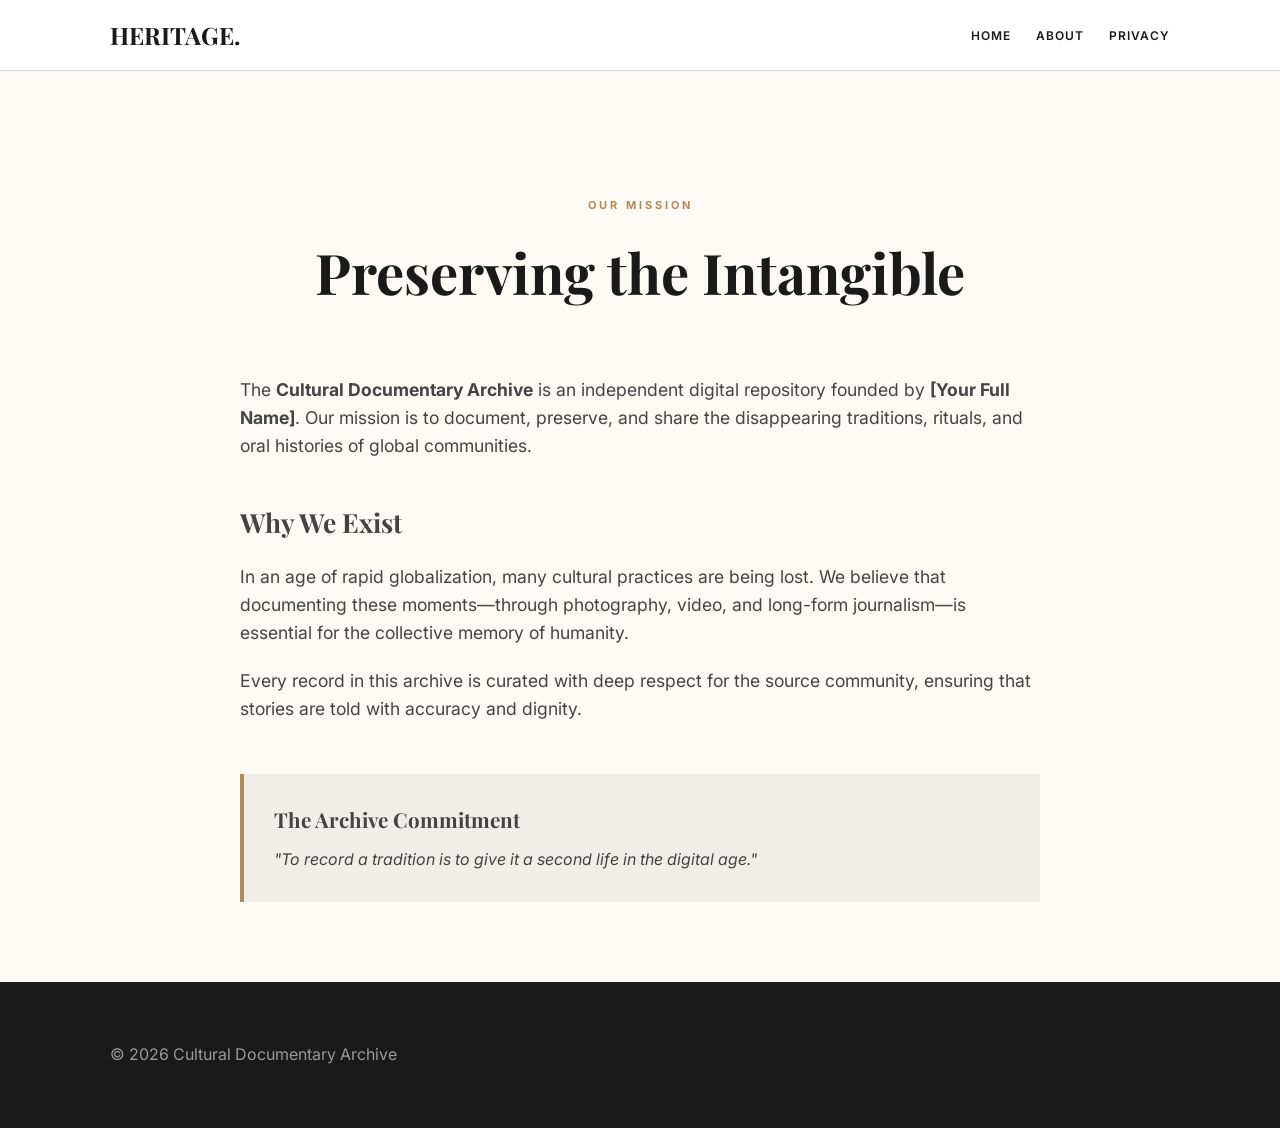
<file: about.html>
<!DOCTYPE html>
<html lang="en">
<head>
    <meta charset="UTF-8">
    <meta name="viewport" content="width=device-width, initial-scale=1.0">
    <title>About the Curator | Cultural Documentary Archive</title>
    <link rel="stylesheet" href="style.css">
    <link href="https://fonts.googleapis.com/css2?family=Playfair+Display:wght@700&family=Inter:wght@400;600&display=swap" rel="stylesheet">
</head>
<body>
    <header class="site-header">
        <nav class="container nav-wrapper">
            <div class="logo">HERITAGE<span>.</span></div>
            <ul class="nav-links">
                <li><a href="index.html">Home</a></li>
                <li><a href="about.html">About</a></li>
                <li><a href="privacy.html">Privacy</a></li>
            </ul>
        </nav>
    </header>

    <main class="container">
        <article class="static-content" style="max-width: 800px; margin: 60px auto;">
            <header class="post-header">
                <span class="category-tag">Our Mission</span>
                <h1 style="font-size: 3.5rem; margin-top: 10px;">Preserving the Intangible</h1>
            </header>

            <div class="content-body" style="font-size: 1.1rem; color: #444;">
                <p>The <strong>Cultural Documentary Archive</strong> is an independent digital repository founded by <strong>[Your Full Name]</strong>. Our mission is to document, preserve, and share the disappearing traditions, rituals, and oral histories of global communities.</p>
                
                <h2 style="font-family: 'Playfair Display', serif; margin: 40px 0 20px;">Why We Exist</h2>
                <p>In an age of rapid globalization, many cultural practices are being lost. We believe that documenting these moments—through photography, video, and long-form journalism—is essential for the collective memory of humanity.</p>
                
                <p style="margin-top: 20px;">Every record in this archive is curated with deep respect for the source community, ensuring that stories are told with accuracy and dignity.</p>
                
                <div style="background: #f1ede8; padding: 30px; margin-top: 50px; border-left: 4px solid var(--accent);">
                    <h3 style="font-family: 'Playfair Display', serif; margin-bottom: 10px;">The Archive Commitment</h3>
                    <p style="font-style: italic; font-size: 1rem;">"To record a tradition is to give it a second life in the digital age."</p>
                </div>
            </div>
        </article>
    </main>

    <footer>
        <div class="container">
            <p>&copy; 2026 Cultural Documentary Archive</p>
        </div>
    </footer>
</body>
</html>
</file>
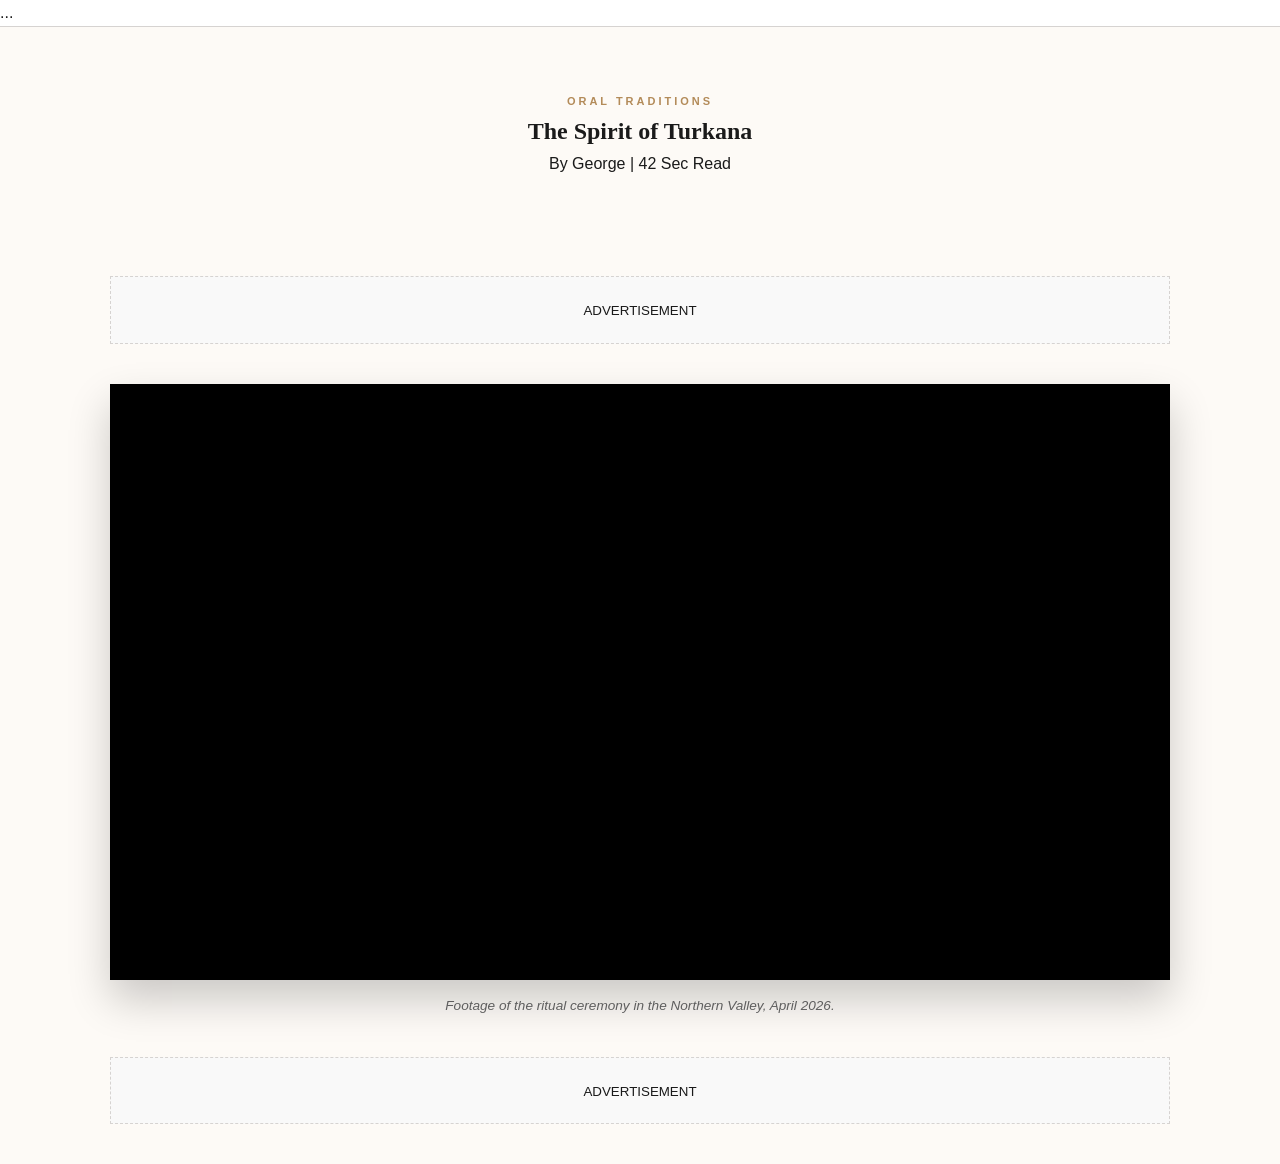
<file: article.html>
<!DOCTYPE html>
<html lang="en">
<head>
    <meta charset="UTF-8">
    <title>Article Title | Heritage Archive</title>
    <link rel="stylesheet" href="style.css">
</head>
<body>
    <header class="site-header">...</header> <article class="container">
        <header class="post-header">
            <span class="category-tag">Oral Traditions</span>
            <h1>The Spirit of Turkana</h1>
            <p>By George | 42 Sec Read</p>
        </header>

        <div class="ad-container">
            <small>ADVERTISEMENT</small>
            </div>

        
<div class="video-hero">
    <div class="video-container">
    <iframe width="884" height="431" src="https://www.youtube.com/embed/T1zYcqRL2E0" 
        title="This is the strange side of hustle #documentary " 
        frameborder="0" allow="accelerometer; autoplay; clipboard-write; encrypted-media; gyroscope; 
        picture-in-picture; web-share" referrerpolicy="strict-origin-when-cross-origin" 
        allowfullscreen loading="lazy">
        
        </iframe>
            
    </div>
    <p class="video-caption">Footage of the ritual ceremony in the Northern Valley, April 2026.</p>
</div>
           
        <div class="ad-container">
            <small>ADVERTISEMENT</small>
            </div>
    </article>
</body>
</html>
</file>
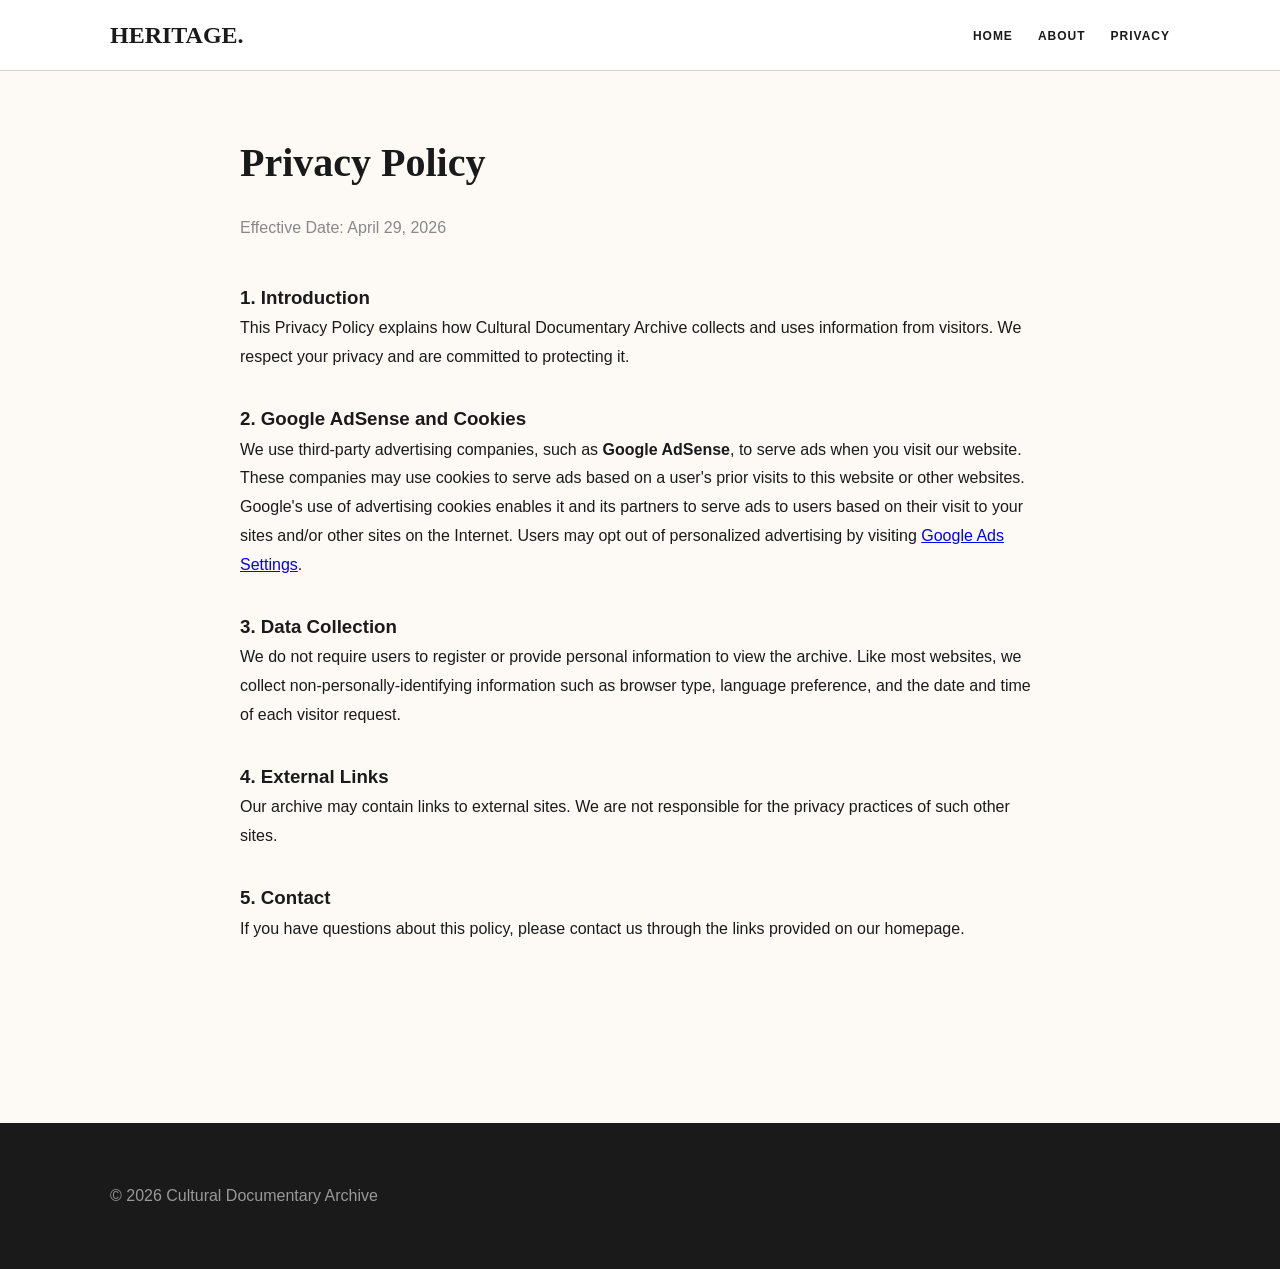
<file: privacy.html>
<!DOCTYPE html>
<html lang="en">
<head>
    <meta charset="UTF-8">
    <meta name="viewport" content="width=device-width, initial-scale=1.0">
    <title>Privacy Policy | Cultural Documentary Archive</title>
    <link rel="stylesheet" href="style.css">
</head>
<body>
    <header class="site-header">
        <nav class="container nav-wrapper">
            <div class="logo">HERITAGE<span>.</span></div>
            <ul class="nav-links">
                <li><a href="index.html">Home</a></li>
                <li><a href="about.html">About</a></li>
                <li><a href="privacy.html">Privacy</a></li>
            </ul>
        </nav>
    </header>

    <main class="container">
        <article class="static-content" style="max-width: 800px; margin: 60px auto; padding-bottom: 100px;">
            <h1 style="font-family: 'Playfair Display', serif; font-size: 2.5rem; margin-bottom: 20px;">Privacy Policy</h1>
            <p style="color: #888; margin-bottom: 40px;">Effective Date: April 29, 2026</p>

            <div class="content-body" style="line-height: 1.8;">
                <h3>1. Introduction</h3>
                <p>This Privacy Policy explains how Cultural Documentary Archive collects and uses information from visitors. We respect your privacy and are committed to protecting it.</p>

                <h3 style="margin-top: 30px;">2. Google AdSense and Cookies</h3>
                <p>We use third-party advertising companies, such as <strong>Google AdSense</strong>, to serve ads when you visit our website. These companies may use cookies to serve ads based on a user's prior visits to this website or other websites.</p>
                <p>Google's use of advertising cookies enables it and its partners to serve ads to users based on their visit to your sites and/or other sites on the Internet. Users may opt out of personalized advertising by visiting <a href="https://www.google.com/settings/ads" target="_blank">Google Ads Settings</a>.</p>

                <h3 style="margin-top: 30px;">3. Data Collection</h3>
                <p>We do not require users to register or provide personal information to view the archive. Like most websites, we collect non-personally-identifying information such as browser type, language preference, and the date and time of each visitor request.</p>

                <h3 style="margin-top: 30px;">4. External Links</h3>
                <p>Our archive may contain links to external sites. We are not responsible for the privacy practices of such other sites.</p>

                <h3 style="margin-top: 30px;">5. Contact</h3>
                <p>If you have questions about this policy, please contact us through the links provided on our homepage.</p>
            </div>
        </article>
    </main>

    <footer>
        <div class="container">
            <p>&copy; 2026 Cultural Documentary Archive</p>
        </div>
    </footer>
</body>
</html>
</file>
<file: style.css>
:root {
    --bg: #fdfaf6;
    --text: #1a1a1a;
    --accent: #b38b59;
    --stone: #d6d3d1;
    --white: #ffffff;
}

* { margin: 0; padding: 0; box-sizing: border-box; }
body { background: var(--bg); color: var(--text); font-family: 'Inter', sans-serif; line-height: 1.6; }
.container { max-width: 1100px; margin: 0 auto; padding: 0 20px; }

/* Navigation */
.site-header { background: rgba(255, 255, 255, 0.95); border-bottom: 1px solid var(--stone); position: sticky; top: 0; z-index: 100; }
.nav-wrapper { display: flex; justify-content: space-between; align-items: center; height: 70px; }
.logo { font-family: 'Playfair Display', serif; font-size: 1.5rem; font-weight: bold; }
.nav-links { display: flex; list-style: none; gap: 25px; }
.nav-links a { text-decoration: none; color: var(--text); font-size: 12px; text-transform: uppercase; letter-spacing: 1px; font-weight: 600; }

/* Grid System */
.grid-container { display: grid; grid-template-columns: repeat(auto-fill, minmax(320px, 1fr)); gap: 40px; margin: 40px 0; }
.doc-card { text-decoration: none; color: inherit; }
.thumb-wrapper { position: relative; aspect-ratio: 16/9; overflow: hidden; margin-bottom: 15px; background: #eee; }
.thumb-wrapper img { width: 100%; height: 100%; object-fit: cover; transition: 0.5s; }
.doc-card:hover img { transform: scale(1.05); }

/* Article Styling */

/* Responsive Video Container */
.video-hero {
    margin: 40px 0;
    width: 100%;
}

.video-container {
    position: relative;
    padding-bottom: 56.25%; /* 16:9 Aspect Ratio */
    height: 0;
    overflow: hidden;
    background: #000;
    box-shadow: 0 20px 40px rgba(0,0,0,0.2);
}

.video-container iframe {
    position: absolute;
    top: 0;
    left: 0;
    width: 100%;
    height: 100%;
    border: 0;
}

.video-caption {
    font-size: 0.85rem;
    color: #666;
    font-style: italic;
    margin-top: 15px;
    text-align: center;
}


.post-header { text-align: center; padding: 60px 0; }
h1, h2 { font-family: 'Playfair Display', serif; }
.category-tag { color: var(--accent); text-transform: uppercase; font-size: 11px; letter-spacing: 3px; font-weight: bold; }

.ad-container { background: #f9f9f9; border: 1px dashed var(--stone); padding: 20px; text-align: center; margin: 40px 0; }

/* Footer */
footer { background: #1a1a1a; color: #999; padding: 60px 0; margin-top: 80px; }
footer a { color: #fff; text-decoration: none; font-size: 13px; margin-right: 15px; }
</file>
